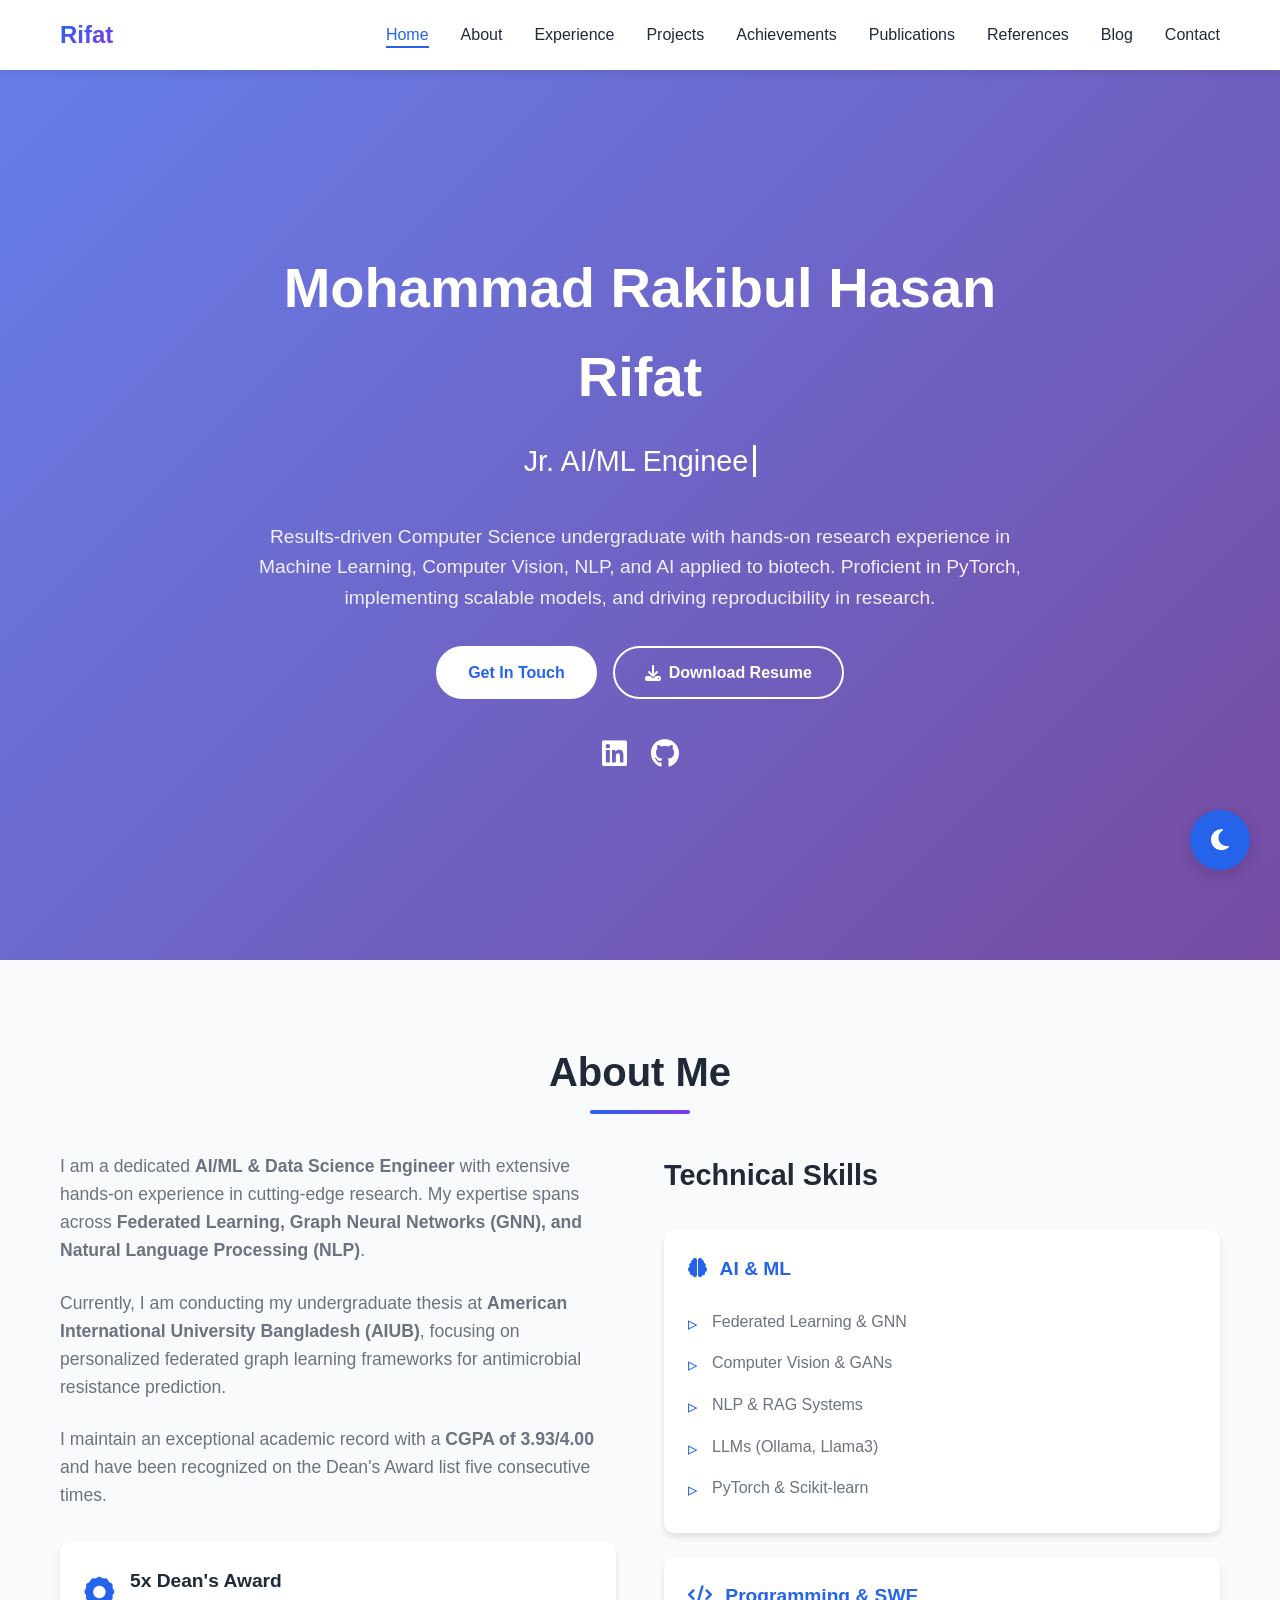
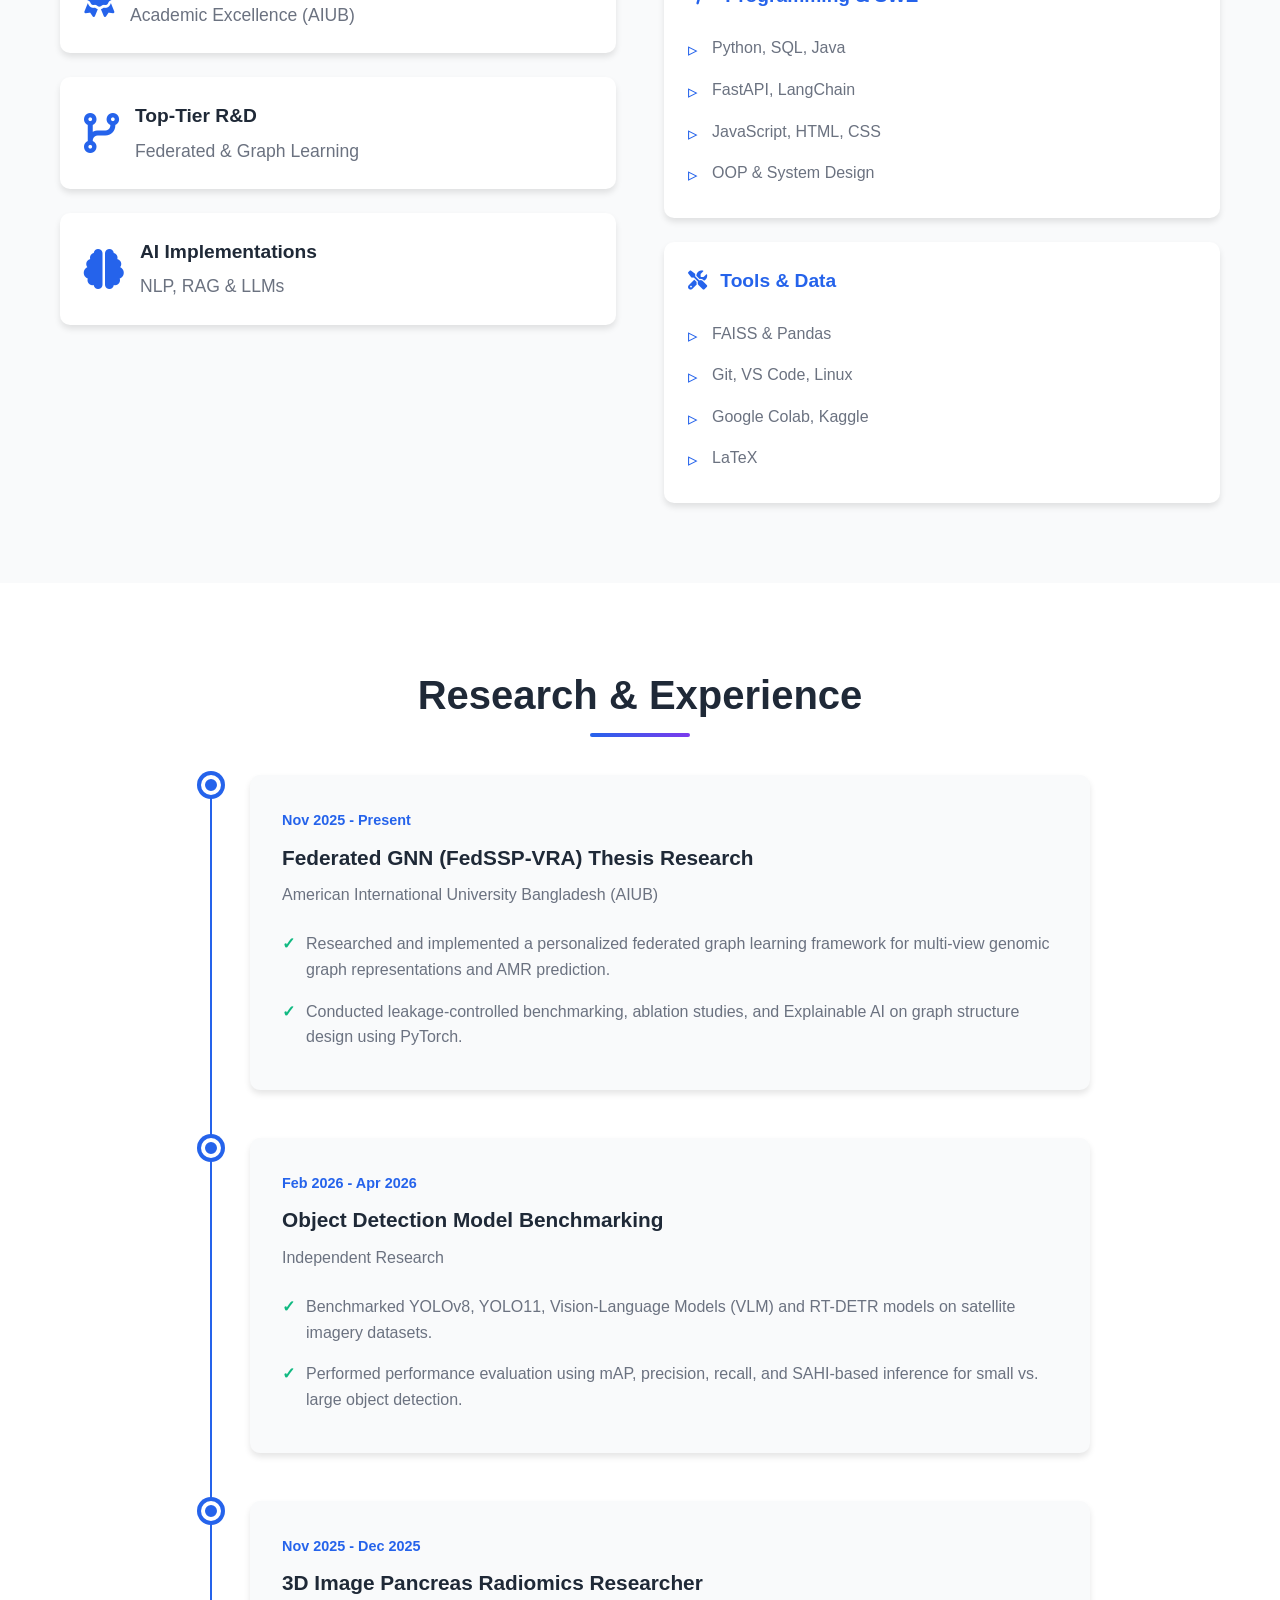
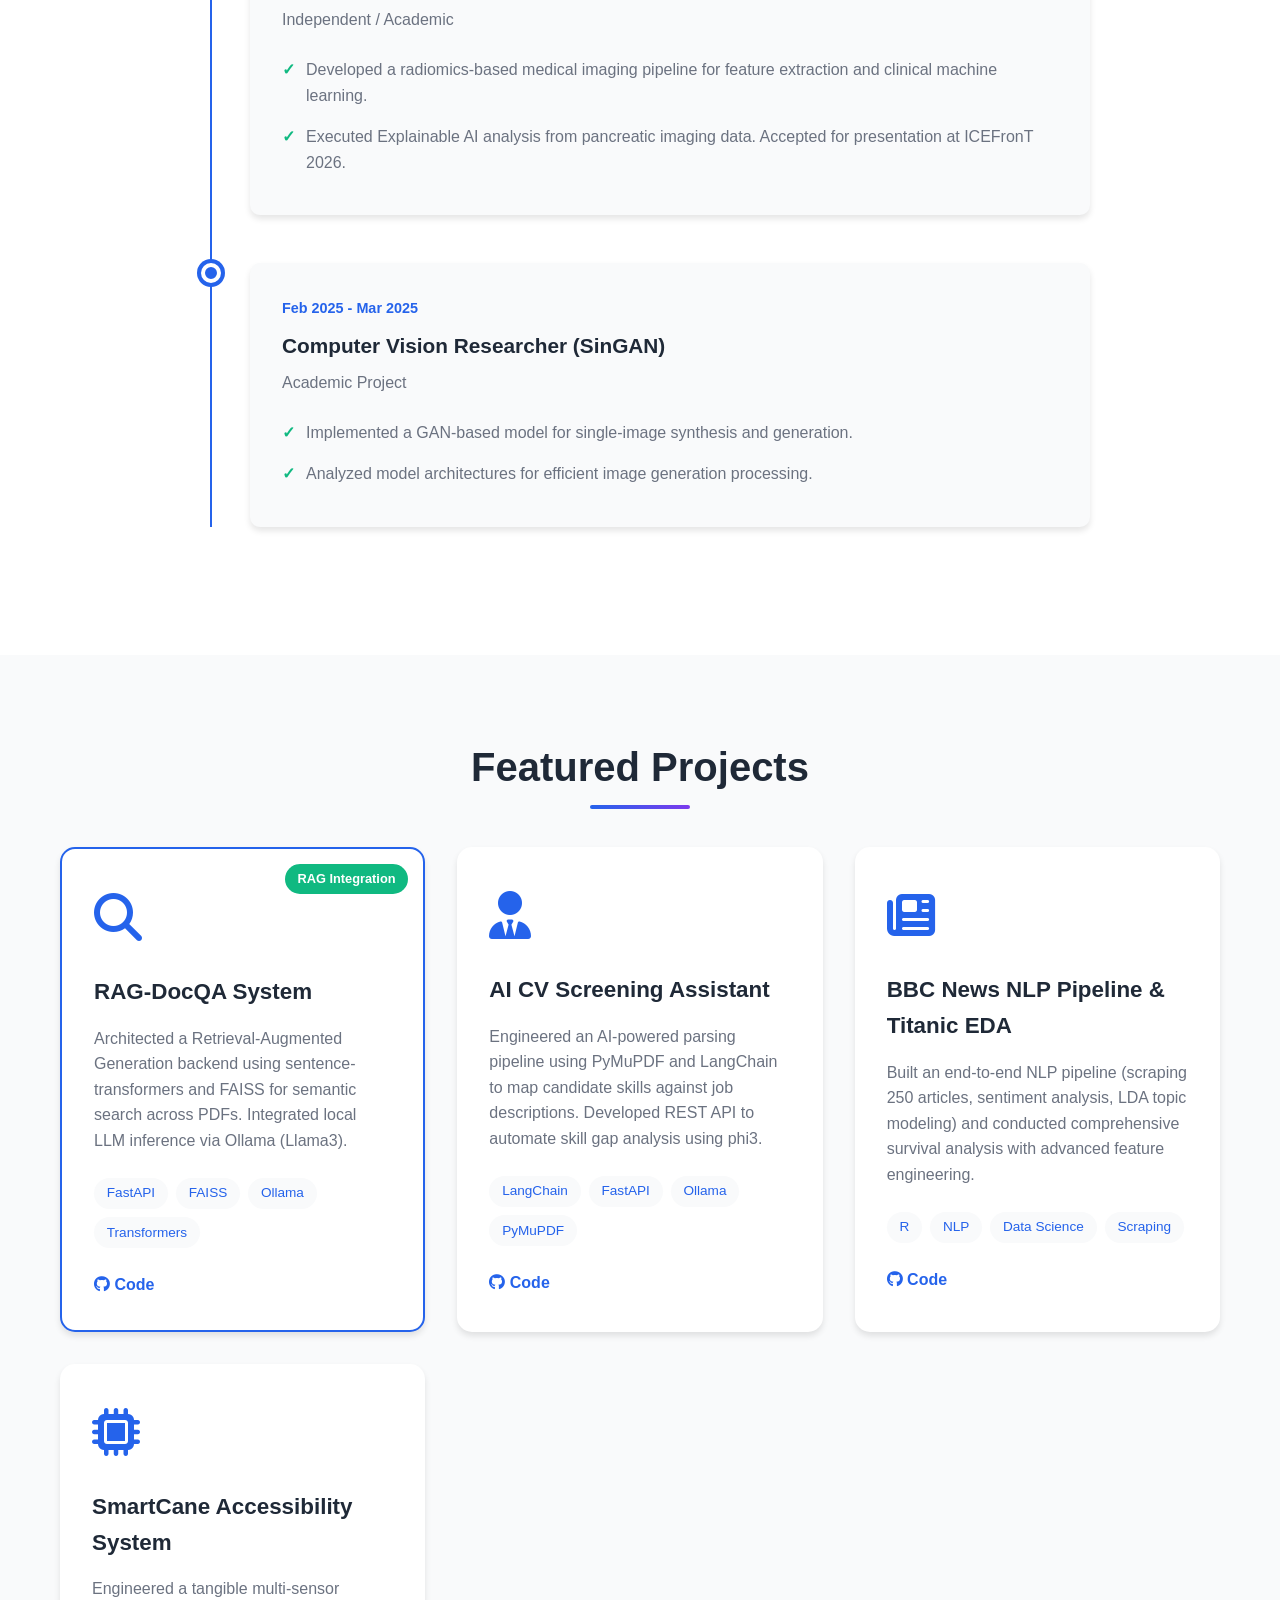
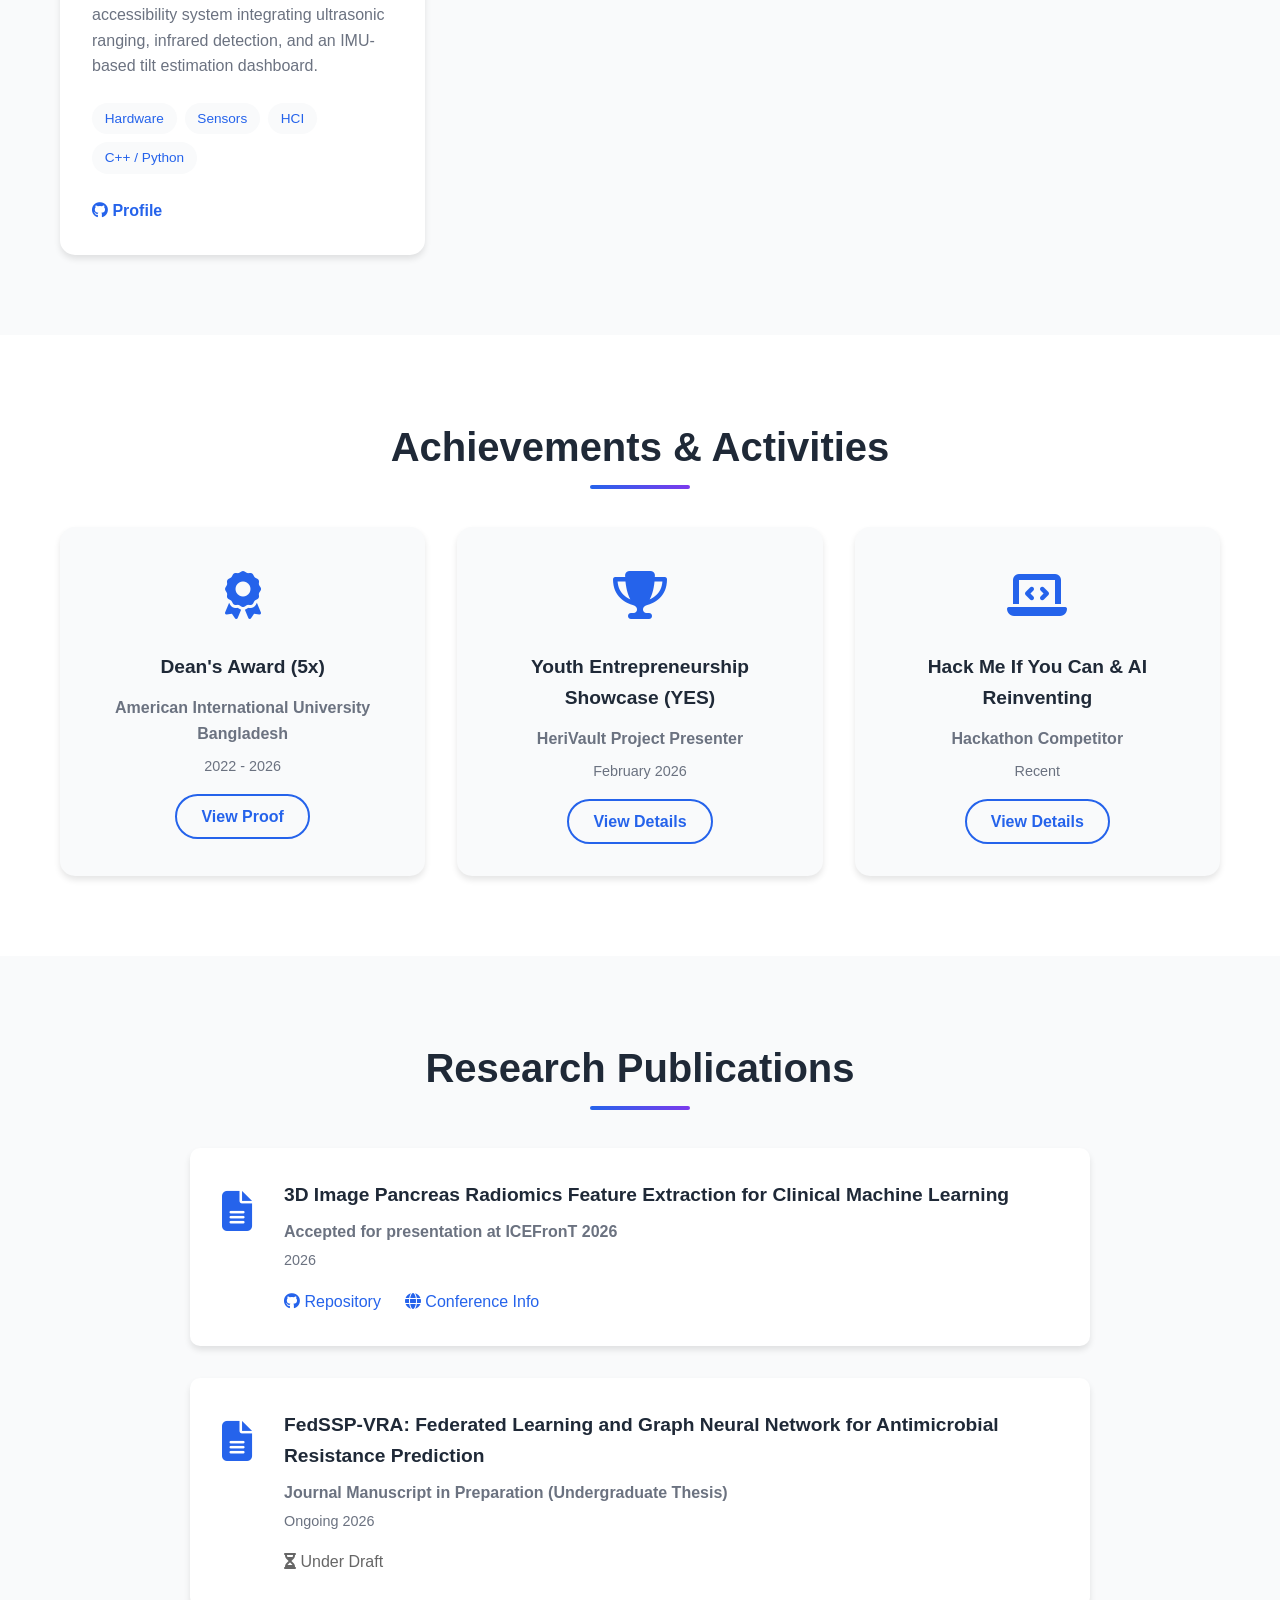
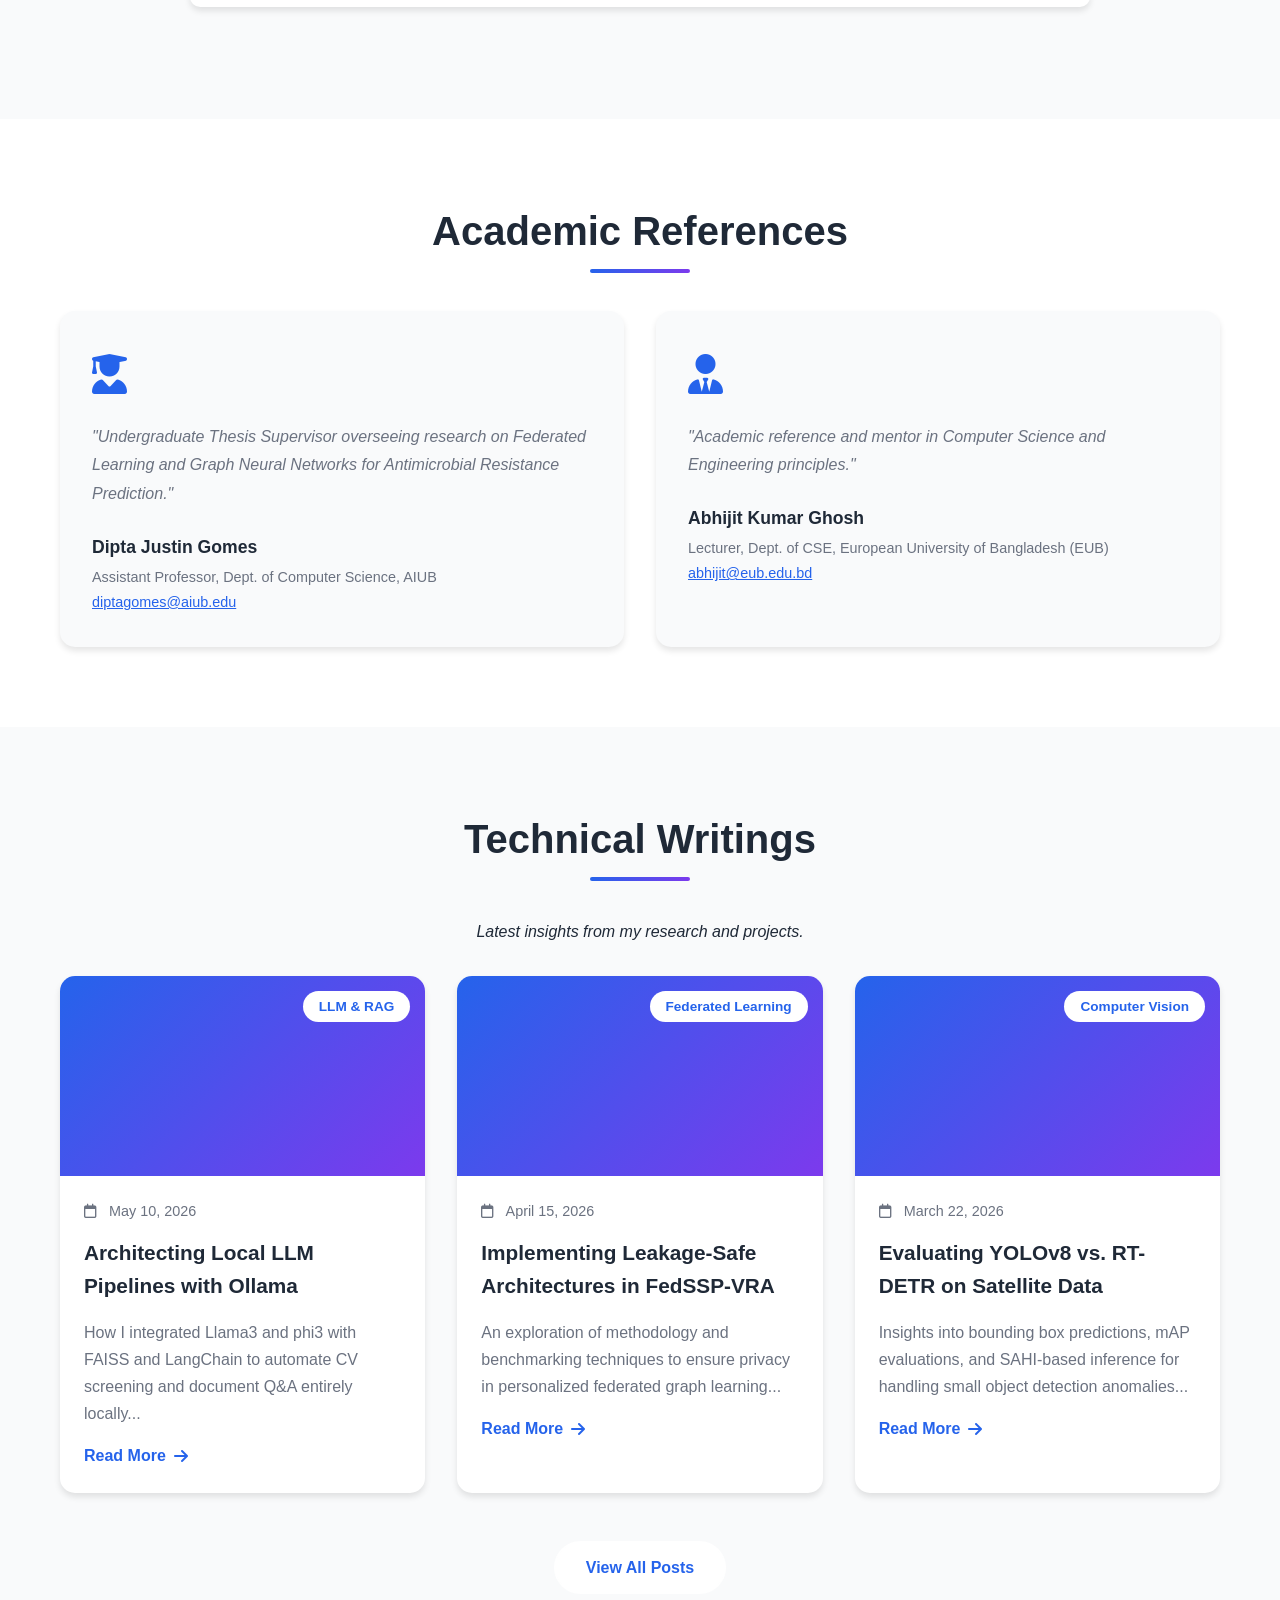
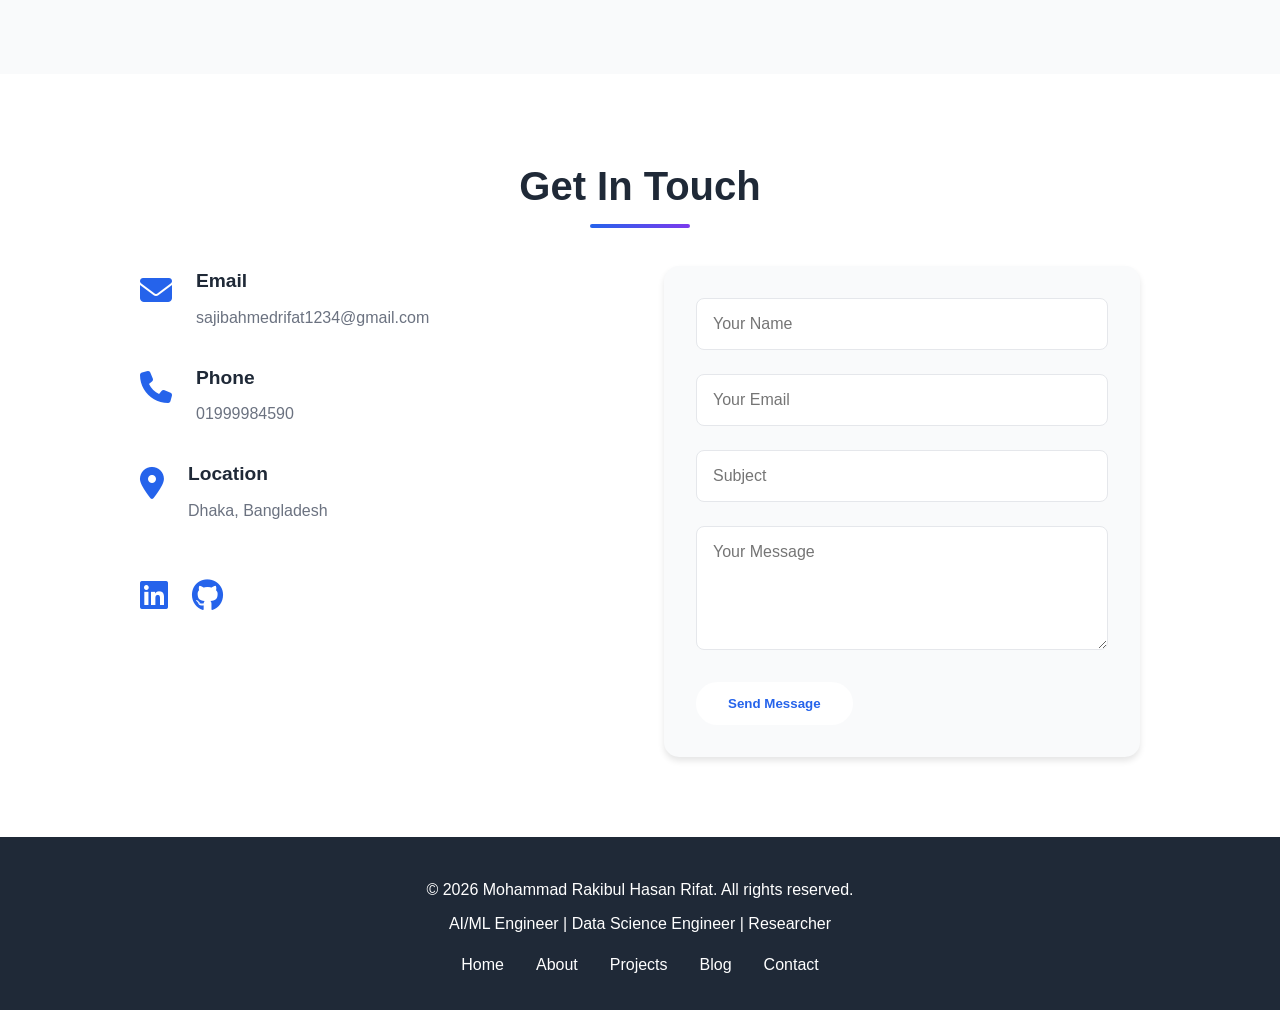
<file: index.html>
<!DOCTYPE html>
<html lang="en">
<head>
    <meta charset="UTF-8">
    <meta name="viewport" content="width=device-width, initial-scale=1.0">
    
    <title>Mohammad Rakibul Hasan Rifat | AI/ML & Data Science Engineer</title>
    <meta name="title" content="Mohammad Rakibul Hasan Rifat | AI/ML & Data Science Engineer">
    <meta name="description" content="Official portfolio of Mohammad Rakibul Hasan Rifat, an AI/ML and Data Science Engineer. Specializing in Federated Learning, NLP, and Computer Vision.">
    <!-- UPDATE THIS WITH YOUR LIVE URL -->
    <link rel="canonical" href="https://your-portfolio-url.github.io/" />

    <meta property="og:type" content="website">
    <!-- UPDATE THIS WITH YOUR LIVE URL -->
    <meta property="og:url" content="https://your-portfolio-url.github.io/">
    <meta property="og:title" content="Mohammad Rakibul Hasan Rifat | AI/ML & Data Science Engineer">
    <meta property="og:description" content="Specializing in Federated Learning, NLP, and Computer Vision. Check out my latest AI/ML research and projects.">
    <!-- UPDATE WITH YOUR ACTUAL IMAGE PREVIEW -->
    <meta property="og:image" content="https://your-portfolio-url.github.io/assets/images/portfolio-preview.jpg"> 
    <meta property="twitter:card" content="summary_large_image">
    <!-- UPDATE THIS WITH YOUR LIVE URL -->
    <meta property="twitter:url" content="https://your-portfolio-url.github.io/">
    <meta property="twitter:title" content="Mohammad Rakibul Hasan Rifat | AI/ML & Data Science Engineer">
    <meta property="twitter:description" content="Specializing in Federated Learning, NLP, and Computer Vision.">

    <link rel="stylesheet" href="style.css">
    <link rel="stylesheet" href="https://cdnjs.cloudflare.com/ajax/libs/font-awesome/6.4.0/css/all.min.css">
</head>
<body>
    <!-- Dark Mode Toggle -->
    <button class="dark-mode-toggle" id="darkModeToggle" aria-label="Toggle dark mode">
        <i class="fas fa-moon"></i>
    </button>

    <!-- Navigation -->
    <nav class="navbar">
        <div class="container">
            <div class="logo">Rifat</div>
            <ul class="nav-links">
                <li><a href="#home">Home</a></li>
                <li><a href="#about">About</a></li>
                <li><a href="#experience">Experience</a></li>
                <li><a href="#projects">Projects</a></li>
                <li><a href="#certifications">Achievements</a></li>
                <li><a href="#publications">Publications</a></li>
                <li><a href="#testimonials">References</a></li>
                <li><a href="#blog">Blog</a></li>
                <li><a href="#contact">Contact</a></li>
            </ul>
            <div class="burger">
                <div class="line1"></div>
                <div class="line2"></div>
                <div class="line3"></div>
            </div>
        </div>
    </nav>

    <!-- Hero Section -->
    <section id="home" class="hero">
        <div class="hero-content">
            <h1 class="hero-title">Mohammad Rakibul Hasan Rifat</h1>
            <div class="hero-subtitle">
                <span class="typing-text">AI/ML & Data Science Engineer</span>
            </div>
            <p class="hero-description">Results-driven Computer Science undergraduate with hands-on research experience in Machine Learning, Computer Vision, NLP, and AI applied to biotech. Proficient in PyTorch, implementing scalable models, and driving reproducibility in research.</p>
            <div class="hero-buttons">
                <a href="#contact" class="btn btn-primary">Get In Touch</a>
                <!-- UPDATE RESUME LINK HERE -->
                <a href="assets/Mohammad Rakibul Hasan Rifat.pdf" download class="btn btn-secondary">
                    <i class="fas fa-download"></i> Download Resume
                </a>
            </div>
            <div class="social-links">
                <a href="https://www.linkedin.com/in/mohammad-rakibul-hasan-rifat-923a14241/" target="_blank" aria-label="LinkedIn"><i class="fab fa-linkedin"></i></a>
                <a href="https://github.com/Rifat4018" target="_blank" aria-label="GitHub"><i class="fab fa-github"></i></a>
                <!-- I LEFT THESE COMMENTED OUT. IF YOU HAVE KAGGLE, SCHOLAR, OR RESEARCHGATE LINKS, ADD THEM AND UNCOMMENT -->
                <!-- <a href="https://www.kaggle.com/yourprofile" target="_blank" aria-label="Kaggle"><i class="fab fa-kaggle"></i></a> -->
                <!-- <a href="https://scholar.google.com/citations?user=yourid" target="_blank" aria-label="Google Scholar"><i class="fas fa-graduation-cap"></i></a> -->
                <!-- <a href="https://www.researchgate.net/profile/yourprofile" target="_blank" aria-label="ResearchGate"><i class="fab fa-researchgate"></i></a> -->
            </div>
        </div>
    </section>

    <!-- About Section -->
    <section id="about" class="about">
        <div class="container">
            <h2 class="section-title">About Me</h2>
            <div class="about-content">
                <div class="about-text">
                    <p>I am a dedicated <strong>AI/ML & Data Science Engineer</strong> with extensive hands-on experience in cutting-edge research. My expertise spans across <strong>Federated Learning, Graph Neural Networks (GNN), and Natural Language Processing (NLP)</strong>.</p>
                    <p>Currently, I am conducting my undergraduate thesis at <strong>American International University Bangladesh (AIUB)</strong>, focusing on personalized federated graph learning frameworks for antimicrobial resistance prediction.</p>
                    <p>I maintain an exceptional academic record with a <strong>CGPA of 3.93/4.00</strong> and have been recognized on the Dean's Award list five consecutive times.</p>

                    <div class="highlights">
                        <div class="highlight-item">
                            <i class="fas fa-award"></i>
                            <div>
                                <h3>5x Dean's Award</h3>
                                <p>Academic Excellence (AIUB)</p>
                            </div>
                        </div>
                        <div class="highlight-item">
                            <i class="fas fa-code-branch"></i>
                            <div>
                                <h3>Top-Tier R&D</h3>
                                <p>Federated & Graph Learning</p>
                            </div>
                        </div>
                        <div class="highlight-item">
                            <i class="fas fa-brain"></i>
                            <div>
                                <h3>AI Implementations</h3>
                                <p>NLP, RAG & LLMs</p>
                            </div>
                        </div>
                    </div>
                </div>
                <div class="skills-section">
                    <h3>Technical Skills</h3>
                    <div class="skills-grid">
                        <div class="skill-category">
                            <h4><i class="fas fa-brain"></i> AI & ML</h4>
                            <ul>
                                <li>Federated Learning & GNN</li>
                                <li>Computer Vision & GANs</li>
                                <li>NLP & RAG Systems</li>
                                <li>LLMs (Ollama, Llama3)</li>
                                <li>PyTorch & Scikit-learn</li>
                            </ul>
                        </div>
                        <div class="skill-category">
                            <h4><i class="fas fa-code"></i> Programming & SWE</h4>
                            <ul>
                                <li>Python, SQL, Java</li>
                                <li>FastAPI, LangChain</li>
                                <li>JavaScript, HTML, CSS</li>
                                <li>OOP & System Design</li>
                            </ul>
                        </div>
                        <div class="skill-category">
                            <h4><i class="fas fa-tools"></i> Tools & Data</h4>
                            <ul>
                                <li>FAISS & Pandas</li>
                                <li>Git, VS Code, Linux</li>
                                <li>Google Colab, Kaggle</li>
                                <li>LaTeX</li>
                            </ul>
                        </div>
                    </div>
                </div>
            </div>
        </div>
    </section>

    <!-- Experience Section -->
    <section id="experience" class="experience">
        <div class="container">
            <h2 class="section-title">Research & Experience</h2>
            <div class="timeline">
                <div class="timeline-item">
                    <div class="timeline-marker"></div>
                    <div class="timeline-content">
                        <span class="timeline-date">Nov 2025 - Present</span>
                        <h3>Federated GNN (FedSSP-VRA) Thesis Research</h3>
                        <h4>American International University Bangladesh (AIUB)</h4>
                        <ul>
                            <li>Researched and implemented a personalized federated graph learning framework for multi-view genomic graph representations and AMR prediction.</li>
                            <li>Conducted leakage-controlled benchmarking, ablation studies, and Explainable AI on graph structure design using PyTorch.</li>
                        </ul>
                    </div>
                </div>

                <div class="timeline-item">
                    <div class="timeline-marker"></div>
                    <div class="timeline-content">
                        <span class="timeline-date">Feb 2026 - Apr 2026</span>
                        <h3>Object Detection Model Benchmarking</h3>
                        <h4>Independent Research</h4>
                        <ul>
                            <li>Benchmarked YOLOv8, YOLO11, Vision-Language Models (VLM) and RT-DETR models on satellite imagery datasets.</li>
                            <li>Performed performance evaluation using mAP, precision, recall, and SAHI-based inference for small vs. large object detection.</li>
                        </ul>
                    </div>
                </div>

                <div class="timeline-item">
                    <div class="timeline-marker"></div>
                    <div class="timeline-content">
                        <span class="timeline-date">Nov 2025 - Dec 2025</span>
                        <h3>3D Image Pancreas Radiomics Researcher</h3>
                        <h4>Independent / Academic</h4>
                        <ul>
                            <li>Developed a radiomics-based medical imaging pipeline for feature extraction and clinical machine learning.</li>
                            <li>Executed Explainable AI analysis from pancreatic imaging data. Accepted for presentation at ICEFronT 2026.</li>
                        </ul>
                    </div>
                </div>

                <div class="timeline-item">
                    <div class="timeline-marker"></div>
                    <div class="timeline-content">
                        <span class="timeline-date">Feb 2025 - Mar 2025</span>
                        <h3>Computer Vision Researcher (SinGAN)</h3>
                        <h4>Academic Project</h4>
                        <ul>
                            <li>Implemented a GAN-based model for single-image synthesis and generation.</li>
                            <li>Analyzed model architectures for efficient image generation processing.</li>
                        </ul>
                    </div>
                </div>
            </div>
        </div>
    </section>

    <!-- Projects Section -->
    <section id="projects" class="projects">
        <div class="container">
            <h2 class="section-title">Featured Projects</h2>
            <div class="projects-grid">
                <div class="project-card featured">
                    <div class="badge">RAG Integration</div>
                    <div class="project-icon"><i class="fas fa-search"></i></div>
                    <h3>RAG-DocQA System</h3>
                    <p>Architected a Retrieval-Augmented Generation backend using sentence-transformers and FAISS for semantic search across PDFs. Integrated local LLM inference via Ollama (Llama3).</p>
                    <div class="project-tech">
                        <span>FastAPI</span>
                        <span>FAISS</span>
                        <span>Ollama</span>
                        <span>Transformers</span>
                    </div>
                    <div class="project-links">
                        <a href="https://github.com/Rifat4018/RAG-DocQA" class="project-link" target="_blank"><i class="fab fa-github"></i> Code</a>
                    </div>
                </div>

                <div class="project-card">
                    <div class="project-icon"><i class="fas fa-user-tie"></i></div>
                    <h3>AI CV Screening Assistant</h3>
                    <p>Engineered an AI-powered parsing pipeline using PyMuPDF and LangChain to map candidate skills against job descriptions. Developed REST API to automate skill gap analysis using phi3.</p>
                    <div class="project-tech">
                        <span>LangChain</span>
                        <span>FastAPI</span>
                        <span>Ollama</span>
                        <span>PyMuPDF</span>
                    </div>
                    <div class="project-links">
                        <a href="https://github.com/Rifat4018/Job-Matching-CV-Screening-Assistant" class="project-link" target="_blank"><i class="fab fa-github"></i> Code</a>
                    </div>
                </div>

                <div class="project-card">
                    <div class="project-icon"><i class="fas fa-newspaper"></i></div>
                    <h3>BBC News NLP Pipeline & Titanic EDA</h3>
                    <p>Built an end-to-end NLP pipeline (scraping 250 articles, sentiment analysis, LDA topic modeling) and conducted comprehensive survival analysis with advanced feature engineering.</p>
                    <div class="project-tech">
                        <span>R</span>
                        <span>NLP</span>
                        <span>Data Science</span>
                        <span>Scraping</span>
                    </div>
                    <div class="project-links">
                        <a href="https://github.com/Rifat4018/Data-science" class="project-link" target="_blank"><i class="fab fa-github"></i> Code</a>
                    </div>
                </div>

                <div class="project-card">
                    <div class="project-icon"><i class="fas fa-microchip"></i></div>
                    <h3>SmartCane Accessibility System</h3>
                    <p>Engineered a tangible multi-sensor accessibility system integrating ultrasonic ranging, infrared detection, and an IMU-based tilt estimation dashboard.</p>
                    <div class="project-tech">
                        <span>Hardware</span>
                        <span>Sensors</span>
                        <span>HCI</span>
                        <span>C++ / Python</span>
                    </div>
                    <!-- UPDATE WITH REPO IF AVAILABLE -->
                    <div class="project-links">
                        <a href="https://github.com/Rifat4018" class="project-link" target="_blank"><i class="fab fa-github"></i> Profile</a>
                    </div>
                </div>
            </div>
        </div>
    </section>

    <!-- Certifications Section (Adapted to Achievements) -->
    <section id="certifications" class="certifications">
        <div class="container">
            <h2 class="section-title">Achievements & Activities</h2>
            <div class="certifications-grid">
                <div class="cert-card">
                    <div class="cert-icon"><i class="fas fa-award"></i></div>
                    <h3>Dean's Award (5x)</h3>
                    <p class="cert-issuer">American International University Bangladesh</p>
                    <p class="cert-date">2022 - 2026</p>
                    <a href="https://drive.google.com/file/d/1TI4hQU8dIwxWPC4xhD08dtJr7-CiQs4y/view?usp=drive_link" target="_blank" class="cert-link">View Proof</a>
                </div>

                <div class="cert-card">
                    <div class="cert-icon"><i class="fas fa-trophy"></i></div>
                    <h3>Youth Entrepreneurship Showcase (YES)</h3>
                    <p class="cert-issuer">HeriVault Project Presenter</p>
                    <p class="cert-date">February 2026</p>
                    <!-- UPDATE WITH CERTIFICATE IF AVAILABLE -->
                    <a href="#" class="cert-link">View Details</a>
                </div>

                <div class="cert-card">
                    <div class="cert-icon"><i class="fas fa-laptop-code"></i></div>
                    <h3>Hack Me If You Can & AI Reinventing</h3>
                    <p class="cert-issuer">Hackathon Competitor</p>
                    <p class="cert-date">Recent</p>
                    <!-- UPDATE WITH CERTIFICATE IF AVAILABLE -->
                    <a href="#" class="cert-link">View Details</a>
                </div>
            </div>
        </div>
    </section>

    <!-- Publications Section -->
    <section id="publications" class="publications">
        <div class="container">
            <h2 class="section-title">Research Publications</h2>
            <div class="publications-list">
                <div class="publication-item">
                    <div class="publication-icon"><i class="fas fa-file-alt"></i></div>
                    <div class="publication-content">
                        <h3>3D Image Pancreas Radiomics Feature Extraction for Clinical Machine Learning</h3>
                        <p class="publication-venue">Accepted for presentation at ICEFronT 2026</p>
                        <p class="publication-date">2026</p>
                        <div class="publication-links">
                            <!-- UPDATE WITH DOI OR PAPER LINK ONCE PUBLISHED -->
                            <a href="https://github.com/Rifat4018/pancreas-radiomics-burden-leaksafe" target="_blank"><i class="fab fa-github"></i> Repository</a>
                            <a href="https://icefront.mbstu.ac.bd/" target="_blank"><i class="fas fa-globe"></i> Conference Info</a>
                        </div>
                    </div>
                </div>

                <div class="publication-item">
                    <div class="publication-icon"><i class="fas fa-file-alt"></i></div>
                    <div class="publication-content">
                        <h3>FedSSP-VRA: Federated Learning and Graph Neural Network for Antimicrobial Resistance Prediction</h3>
                        <p class="publication-venue">Journal Manuscript in Preparation (Undergraduate Thesis)</p>
                        <p class="publication-date">Ongoing 2026</p>
                        <div class="publication-links">
                            <span style="color: #666;"><i class="fas fa-hourglass-half"></i> Under Draft</span>
                        </div>
                    </div>
                </div>
            </div>
        </div>
    </section>

    <!-- Testimonials Section (Adapted to Academic References) -->
    <section id="testimonials" class="testimonials">
        <div class="container">
            <h2 class="section-title">Academic References</h2>
            <div class="testimonials-grid">
                <div class="testimonial-card">
                    <div class="testimonial-icon"><i class="fas fa-user-graduate"></i></div>
                    <p class="testimonial-text">"Undergraduate Thesis Supervisor overseeing research on Federated Learning and Graph Neural Networks for Antimicrobial Resistance Prediction."</p>
                    <div class="testimonial-author">
                        <div class="author-info">
                            <h4>Dipta Justin Gomes</h4>
                            <p>Assistant Professor, Dept. of Computer Science, AIUB</p>
                            <a href="mailto:diptagomes@aiub.edu" style="font-size: 0.9em; color: var(--primary-color);">diptagomes@aiub.edu</a>
                        </div>
                    </div>
                </div>

                <div class="testimonial-card">
                    <div class="testimonial-icon"><i class="fas fa-user-tie"></i></div>
                    <p class="testimonial-text">"Academic reference and mentor in Computer Science and Engineering principles."</p>
                    <div class="testimonial-author">
                        <div class="author-info">
                            <h4>Abhijit Kumar Ghosh</h4>
                            <p>Lecturer, Dept. of CSE, European University of Bangladesh (EUB)</p>
                            <a href="mailto:abhijit@eub.edu.bd" style="font-size: 0.9em; color: var(--primary-color);">abhijit@eub.edu.bd</a>
                        </div>
                    </div>
                </div>
            </div>
        </div>
    </section>

    <!-- Blog Section -->
    <section id="blog" class="blog">
        <div class="container">
            <h2 class="section-title">Technical Writings</h2>
            <p style="text-align: center; margin-bottom: 2rem;"><em>Latest insights from my research and projects.</em></p>
            <div class="blog-grid">
                
                <div class="blog-card">
                    <div class="blog-image">
                        <div class="blog-category">LLM & RAG</div>
                    </div>
                    <div class="blog-content">
                        <span class="blog-date"><i class="far fa-calendar"></i> May 10, 2026</span>
                        <h3>Architecting Local LLM Pipelines with Ollama</h3>
                        <p>How I integrated Llama3 and phi3 with FAISS and LangChain to automate CV screening and document Q&A entirely locally...</p>
                        <a href="blog.html#post-llm-rag" class="blog-link">Read More <i class="fas fa-arrow-right"></i></a>
                    </div>
                </div>

                <div class="blog-card">
                    <div class="blog-image">
                        <div class="blog-category">Federated Learning</div>
                    </div>
                    <div class="blog-content">
                        <span class="blog-date"><i class="far fa-calendar"></i> April 15, 2026</span>
                        <h3>Implementing Leakage-Safe Architectures in FedSSP-VRA</h3>
                        <p>An exploration of methodology and benchmarking techniques to ensure privacy in personalized federated graph learning...</p>
                        <a href="blog.html#post-fedssp" class="blog-link">Read More <i class="fas fa-arrow-right"></i></a>
                    </div>
                </div>

                <div class="blog-card">
                    <div class="blog-image">
                        <div class="blog-category">Computer Vision</div>
                    </div>
                    <div class="blog-content">
                        <span class="blog-date"><i class="far fa-calendar"></i> March 22, 2026</span>
                        <h3>Evaluating YOLOv8 vs. RT-DETR on Satellite Data</h3>
                        <p>Insights into bounding box predictions, mAP evaluations, and SAHI-based inference for handling small object detection anomalies...</p>
                        <a href="blog.html#post-cv-benchmarking" class="blog-link">Read More <i class="fas fa-arrow-right"></i></a>
                    </div>
                </div>

            </div>
            
            <div class="blog-cta" style="text-align: center; margin-top: 2rem;">
                <a href="blog.html" class="btn btn-primary">View All Posts</a>
            </div>
        </div>
    </section>



    <!-- Contact Section -->
    <section id="contact" class="contact">
        <div class="container">
            <h2 class="section-title">Get In Touch</h2>
            <div class="contact-content">
                <div class="contact-info">
                    <div class="contact-item">
                        <i class="fas fa-envelope"></i>
                        <div>
                            <h3>Email</h3>
                            <a href="mailto:sajibahmedrifat1234@gmail.com">sajibahmedrifat1234@gmail.com</a>
                        </div>
                    </div>
                    <div class="contact-item">
                        <i class="fas fa-phone"></i>
                        <div>
                            <h3>Phone</h3>
                            <a href="tel:+8801999984590">01999984590</a>
                        </div>
                    </div>
                    <div class="contact-item">
                        <i class="fas fa-map-marker-alt"></i>
                        <div>
                            <h3>Location</h3>
                            <p>Dhaka, Bangladesh</p>
                        </div>
                    </div>
                    <div class="contact-social">
                        <a href="https://www.linkedin.com/in/mohammad-rakibul-hasan-rifat-923a14241/" target="_blank"><i class="fab fa-linkedin"></i></a>
                        <a href="https://github.com/Rifat4018" target="_blank"><i class="fab fa-github"></i></a>
                        <!-- UNCOMMENT IF YOU HAVE THESE -->
                        <!-- <a href="#" target="_blank"><i class="fab fa-kaggle"></i></a> -->
                        <!-- <a href="#" target="_blank"><i class="fas fa-graduation-cap"></i></a> -->
                    </div>
                </div>
                <div class="contact-form">
                    <form name="contact" method="POST" action="thank-you.html" data-netlify="true" data-netlify-honeypot="bot-field" id="contactForm">
                        <!-- Hidden field for Netlify -->
                        <input type="hidden" name="form-name" value="contact" />
                        <!-- Honeypot field -->
                        <p style="display: none;">
                            <label>Don't fill this out if you're human: <input name="bot-field" /></label>
                        </p>

                        <div class="form-group">
                            <input type="text" name="name" placeholder="Your Name" required>
                        </div>
                        <div class="form-group">
                            <input type="email" name="email" placeholder="Your Email" required>
                        </div>
                        <div class="form-group">
                            <input type="text" name="subject" placeholder="Subject" required>
                        </div>
                        <div class="form-group">
                            <textarea rows="5" name="message" placeholder="Your Message" required></textarea>
                        </div>
                        <button type="submit" class="btn btn-primary">Send Message</button>
                    </form>
                </div>
            </div>
        </div>
    </section>




    <!-- Footer -->
    <footer class="footer">
        <div class="container">
            <p>&copy; 2026 Mohammad Rakibul Hasan Rifat. All rights reserved.</p>
            <p>AI/ML Engineer | Data Science Engineer | Researcher</p>
            <div class="footer-links">
                <a href="#home">Home</a>
                <a href="#about">About</a>
                <a href="#projects">Projects</a>
                <a href="#blog">Blog</a>
                <a href="#contact">Contact</a>
            </div>
        </div>
    </footer>




    <script src="script.js"></script>
</body>
</html>
</file>
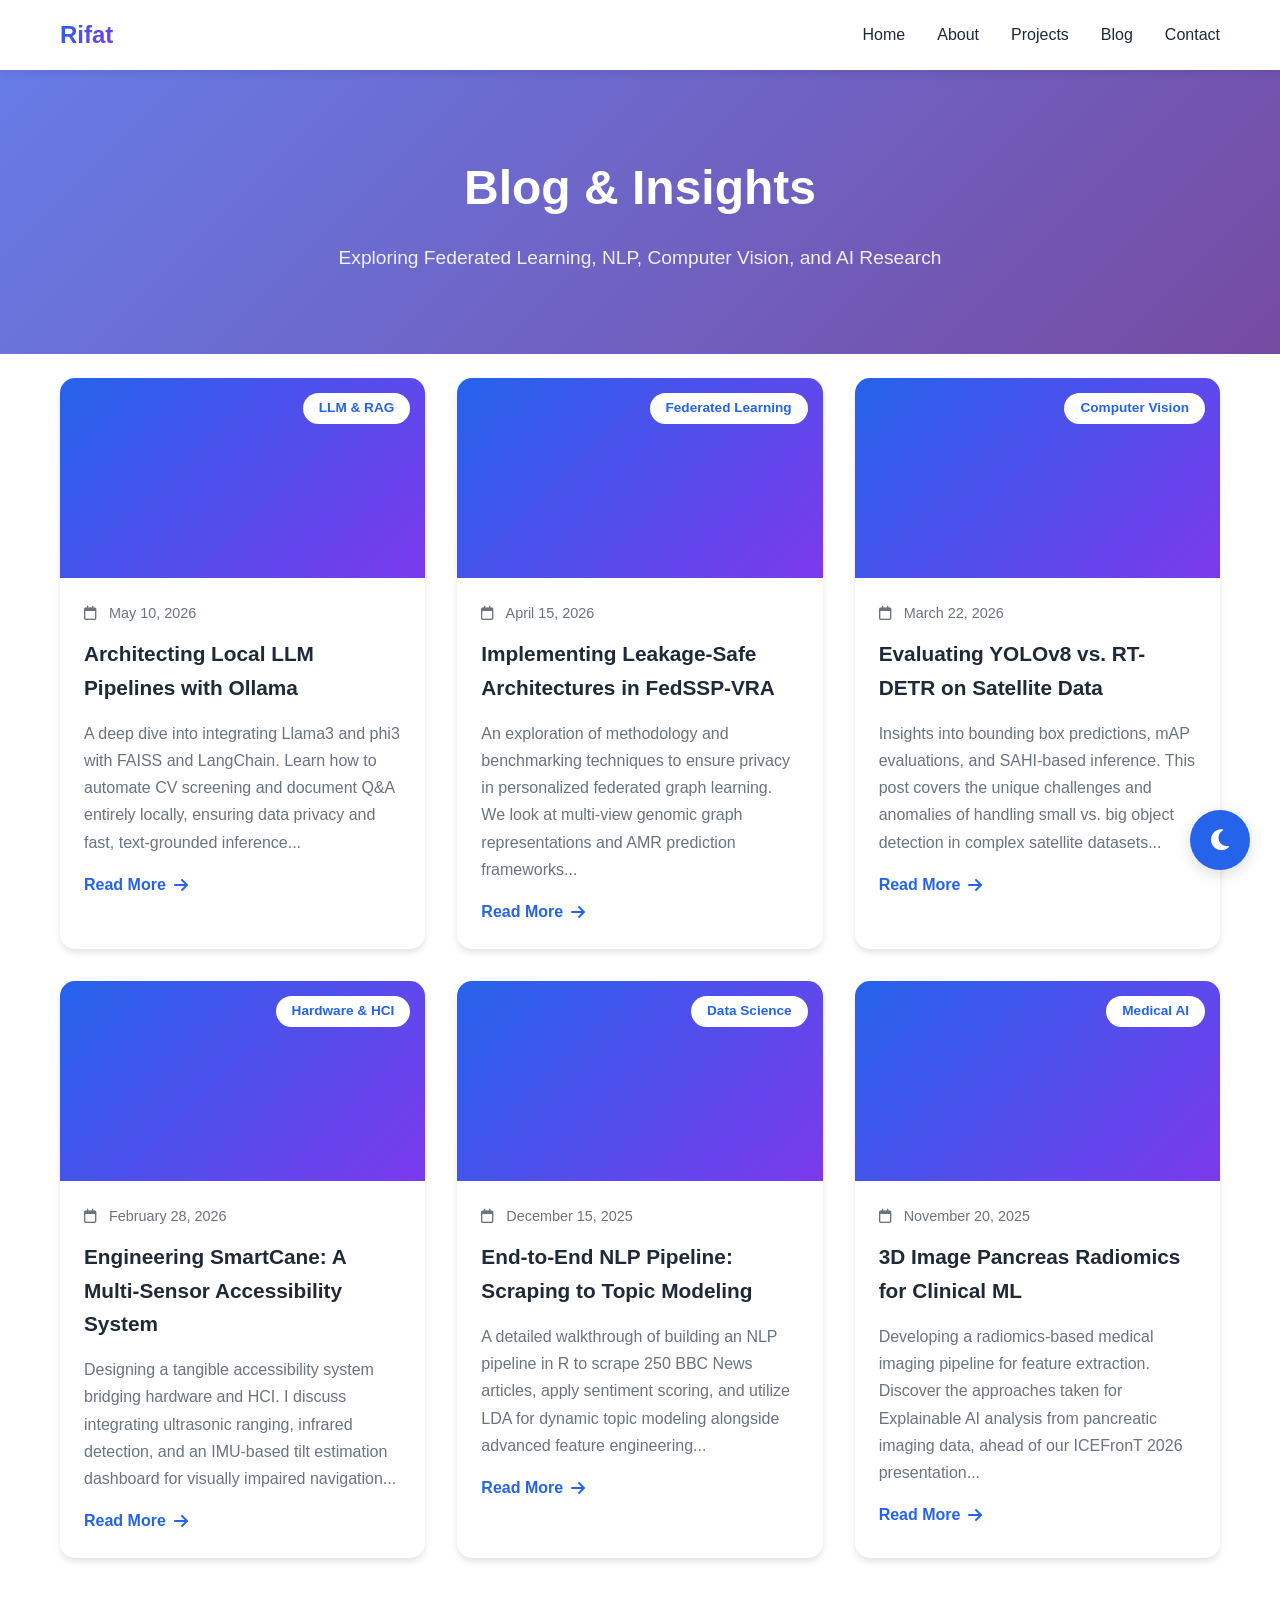
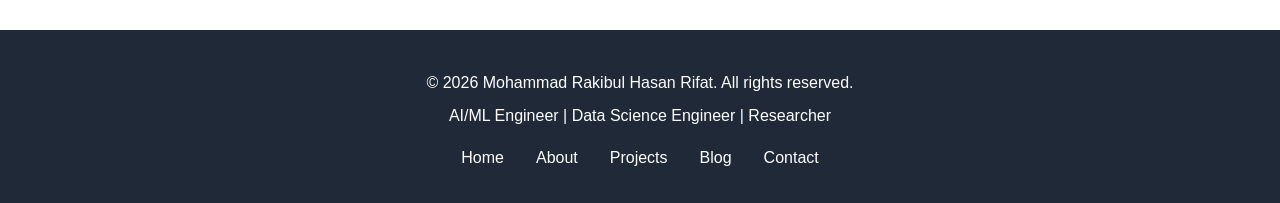
<file: blog.html>
<!DOCTYPE html>
<html lang="en">
<head>
    <meta charset="UTF-8">
    <meta name="viewport" content="width=device-width, initial-scale=1.0">
    <meta name="description" content="Blog - Insights on Machine Learning, Federated Learning, and AI by Mohammad Rakibul Hasan Rifat">
    <title>Blog | Mohammad Rakibul Hasan Rifat</title>
    <link rel="stylesheet" href="style.css">
    <link rel="stylesheet" href="https://cdnjs.cloudflare.com/ajax/libs/font-awesome/6.4.0/css/all.min.css">
    <style>
        .blog-hero {
            padding: 150px 0 80px;
            background: linear-gradient(135deg, #667eea 0%, #764ba2 100%);
            color: white;
            text-align: center;
        }
        .blog-hero h1 {
            font-size: 3rem;
            margin-bottom: 1rem;
        }
        .blog-hero p {
            font-size: 1.2rem;
            opacity: 0.9;
        }
        .blog-post-full {
            max-width: 800px;
            margin: 0 auto;
            padding: 3rem 1rem;
        }
        .blog-post-full h2 {
            color: var(--text-primary);
            margin-top: 2rem;
            margin-bottom: 1rem;
        }
        .blog-post-full p {
            color: var(--text-secondary);
            line-height: 1.8;
            margin-bottom: 1.5rem;
        }
        .blog-post-full code {
            background: var(--bg-light);
            padding: 2px 6px;
            border-radius: 4px;
            font-family: 'Courier New', monospace;
        }
        .blog-post-full pre {
            background: var(--bg-light);
            padding: 1.5rem;
            border-radius: 8px;
            overflow-x: auto;
            margin: 1.5rem 0;
        }
        .blog-post-meta {
            display: flex;
            gap: 2rem;
            margin-bottom: 2rem;
            color: var(--text-secondary);
        }
        .back-link {
            display: inline-flex;
            align-items: center;
            gap: 0.5rem;
            color: var(--primary-color);
            text-decoration: none;
            font-weight: 600;
            margin-bottom: 2rem;
        }
        .back-link:hover {
            gap: 1rem;
        }
    </style>
</head>
<body>
    <!-- Dark Mode Toggle -->
    <button class="dark-mode-toggle" id="darkModeToggle" aria-label="Toggle dark mode">
        <i class="fas fa-moon"></i>
    </button>

    <!-- Navigation -->
    <nav class="navbar">
        <div class="container">
            <div class="logo">Rifat</div>
            <ul class="nav-links">
                <li><a href="index.html#home">Home</a></li>
                <li><a href="index.html#about">About</a></li>
                <li><a href="index.html#projects">Projects</a></li>
                <li><a href="blog.html">Blog</a></li>
                <li><a href="index.html#contact">Contact</a></li>
            </ul>
            <div class="burger">
                <div class="line1"></div>
                <div class="line2"></div>
                <div class="line3"></div>
            </div>
        </div>
    </nav>

    <!-- Blog Hero -->
    <section class="blog-hero">
        <div class="container">
            <h1>Blog & Insights</h1>
            <p>Exploring Federated Learning, NLP, Computer Vision, and AI Research</p>
        </div>
    </section>

    <!-- Blog Content -->
    <section class="blog-content">
        <div class="container">
            <div id="blog-list" class="blog-grid">
                <!-- Blog posts will be loaded here -->
                
                <div class="blog-card">
                    <div class="blog-image">
                        <div class="blog-category">LLM & RAG</div>
                    </div>
                    <div class="blog-content">
                        <span class="blog-date"><i class="far fa-calendar"></i> May 10, 2026</span>
                        <h3>Architecting Local LLM Pipelines with Ollama</h3>
                        <p>A deep dive into integrating Llama3 and phi3 with FAISS and LangChain. Learn how to automate CV screening and document Q&A entirely locally, ensuring data privacy and fast, text-grounded inference...</p>
                        <a href="#post-llm-rag" class="blog-link">Read More <i class="fas fa-arrow-right"></i></a>
                    </div>
                </div>

                <div class="blog-card">
                    <div class="blog-image">
                        <div class="blog-category">Federated Learning</div>
                    </div>
                    <div class="blog-content">
                        <span class="blog-date"><i class="far fa-calendar"></i> April 15, 2026</span>
                        <h3>Implementing Leakage-Safe Architectures in FedSSP-VRA</h3>
                        <p>An exploration of methodology and benchmarking techniques to ensure privacy in personalized federated graph learning. We look at multi-view genomic graph representations and AMR prediction frameworks...</p>
                        <a href="#post-fedssp" class="blog-link">Read More <i class="fas fa-arrow-right"></i></a>
                    </div>
                </div>

                <div class="blog-card">
                    <div class="blog-image">
                        <div class="blog-category">Computer Vision</div>
                    </div>
                    <div class="blog-content">
                        <span class="blog-date"><i class="far fa-calendar"></i> March 22, 2026</span>
                        <h3>Evaluating YOLOv8 vs. RT-DETR on Satellite Data</h3>
                        <p>Insights into bounding box predictions, mAP evaluations, and SAHI-based inference. This post covers the unique challenges and anomalies of handling small vs. big object detection in complex satellite datasets...</p>
                        <a href="#post-cv-benchmarking" class="blog-link">Read More <i class="fas fa-arrow-right"></i></a>
                    </div>
                </div>

                <div class="blog-card">
                    <div class="blog-image">
                        <div class="blog-category">Hardware & HCI</div>
                    </div>
                    <div class="blog-content">
                        <span class="blog-date"><i class="far fa-calendar"></i> February 28, 2026</span>
                        <h3>Engineering SmartCane: A Multi-Sensor Accessibility System</h3>
                        <p>Designing a tangible accessibility system bridging hardware and HCI. I discuss integrating ultrasonic ranging, infrared detection, and an IMU-based tilt estimation dashboard for visually impaired navigation...</p>
                        <a href="#post-smartcane" class="blog-link">Read More <i class="fas fa-arrow-right"></i></a>
                    </div>
                </div>

                <div class="blog-card">
                    <div class="blog-image">
                        <div class="blog-category">Data Science</div>
                    </div>
                    <div class="blog-content">
                        <span class="blog-date"><i class="far fa-calendar"></i> December 15, 2025</span>
                        <h3>End-to-End NLP Pipeline: Scraping to Topic Modeling</h3>
                        <p>A detailed walkthrough of building an NLP pipeline in R to scrape 250 BBC News articles, apply sentiment scoring, and utilize LDA for dynamic topic modeling alongside advanced feature engineering...</p>
                        <a href="#post-nlp-pipeline" class="blog-link">Read More <i class="fas fa-arrow-right"></i></a>
                    </div>
                </div>

                <div class="blog-card">
                    <div class="blog-image">
                        <div class="blog-category">Medical AI</div>
                    </div>
                    <div class="blog-content">
                        <span class="blog-date"><i class="far fa-calendar"></i> November 20, 2025</span>
                        <h3>3D Image Pancreas Radiomics for Clinical ML</h3>
                        <p>Developing a radiomics-based medical imaging pipeline for feature extraction. Discover the approaches taken for Explainable AI analysis from pancreatic imaging data, ahead of our ICEFronT 2026 presentation...</p>
                        <a href="#post-radiomics" class="blog-link">Read More <i class="fas fa-arrow-right"></i></a>
                    </div>
                </div>
            </div>
        </div>
    </section>

    <!-- Footer -->
    <footer class="footer">
        <div class="container">
            <p>&copy; 2026 Mohammad Rakibul Hasan Rifat. All rights reserved.</p>
            <p>AI/ML Engineer | Data Science Engineer | Researcher</p>
            <div class="footer-links">
                <a href="index.html#home">Home</a>
                <a href="index.html#about">About</a>
                <a href="index.html#projects">Projects</a>
                <a href="blog.html">Blog</a>
                <a href="index.html#contact">Contact</a>
            </div>
        </div>
    </footer>

    <script src="script.js"></script>
</body>
</html>
</file>
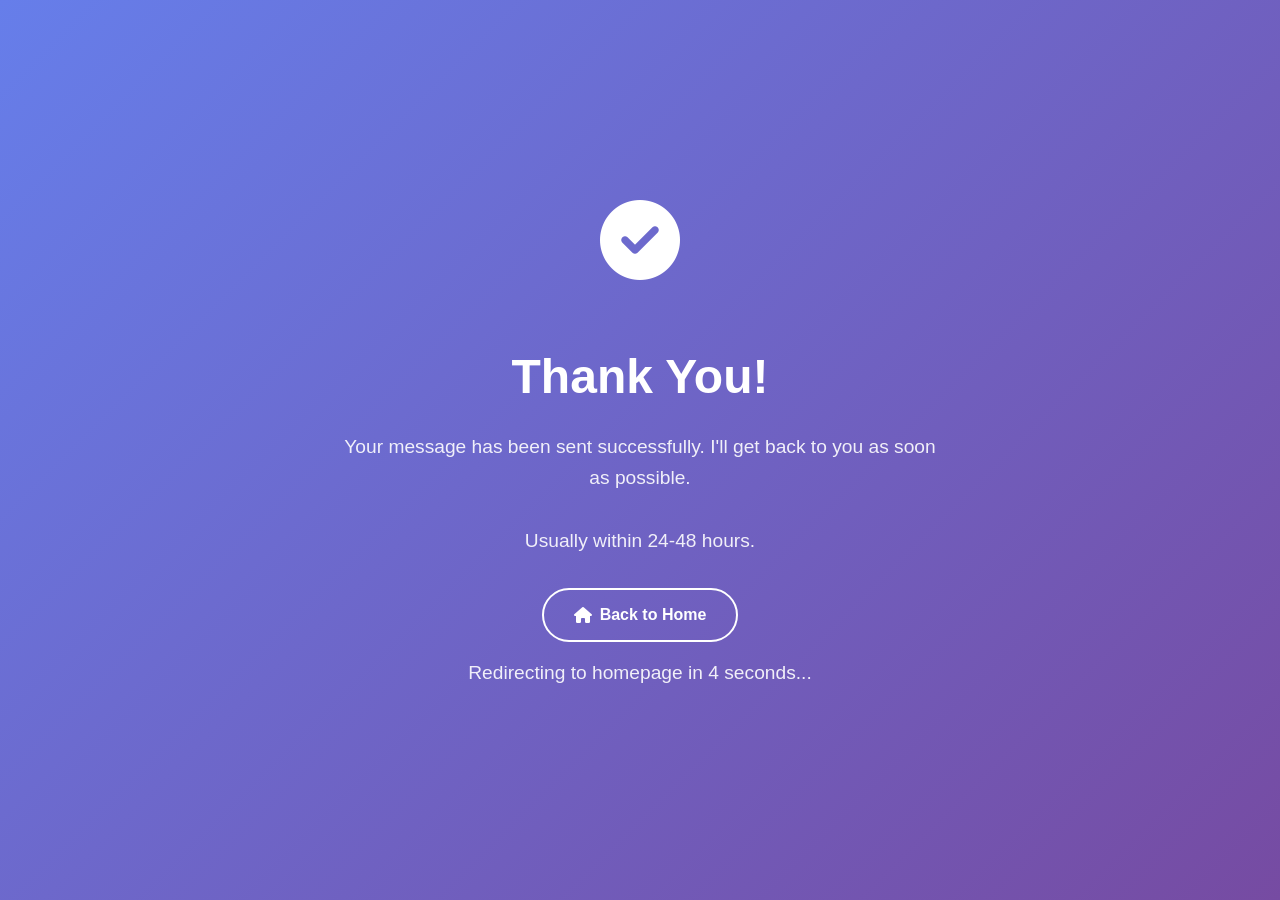
<file: thank-you.html>
<!DOCTYPE html>
<html lang="en">
<head>
    <meta charset="UTF-8">
    <meta name="viewport" content="width=device-width, initial-scale=1.0">
    <title>Thank You | Mohammad Rakibul Hasan RIfat</title>
    <link rel="stylesheet" href="style.css">
    <link rel="stylesheet" href="https://cdnjs.cloudflare.com/ajax/libs/font-awesome/6.4.0/css/all.min.css">
    <style>
        .thank-you-section {
            min-height: 100vh;
            display: flex;
            align-items: center;
            justify-content: center;
            background: linear-gradient(135deg, #667eea 0%, #764ba2 100%);
            color: white;
            text-align: center;
            padding: 2rem;
        }
        .thank-you-content {
            max-width: 600px;
        }
        .success-icon {
            font-size: 5rem;
            margin-bottom: 2rem;
            animation: scaleIn 0.5s ease;
        }
        @keyframes scaleIn {
            from { transform: scale(0); }
            to { transform: scale(1); }
        }
        .thank-you-content h1 {
            font-size: 3rem;
            margin-bottom: 1rem;
        }
        .thank-you-content p {
            font-size: 1.2rem;
            margin-bottom: 2rem;
            opacity: 0.9;
        }
        .countdown {
            font-size: 1rem;
            opacity: 0.8;
            margin-top: 1rem;
        }
    </style>
</head>
<body>
    <section class="thank-you-section">
        <div class="thank-you-content">
            <div class="success-icon">
                <i class="fas fa-check-circle"></i>
            </div>
            <h1>Thank You!</h1>
            <p>Your message has been sent successfully. I'll get back to you as soon as possible.</p>
            <p>Usually within 24-48 hours.</p>
            <a href="index.html" class="btn btn-secondary">
                <i class="fas fa-home"></i> Back to Home
            </a>
            <p class="countdown">Redirecting to homepage in <span id="countdown">5</span> seconds...</p>
        </div>
    </section>

    <script>
        // Countdown and auto-redirect
        let seconds = 5;
        const countdownElement = document.getElementById('countdown');

        const countdown = setInterval(() => {
            seconds--;
            countdownElement.textContent = seconds;

            if (seconds <= 0) {
                clearInterval(countdown);
                window.location.href = 'index.html';
            }
        }, 1000);
    </script>
</body>
</html>
</file>
<file: style.css>
/* Root Variables */
:root {
    --primary-color: #2563eb;
    --secondary-color: #1e40af;
    --accent-color: #3b82f6;
    --text-primary: #1f2937;
    --text-secondary: #6b7280;
    --bg-light: #f9fafb;
    --bg-white: #ffffff;
    --border-color: #e5e7eb;
    --success-color: #10b981;
    --gradient-start: #2563eb;
    --gradient-end: #7c3aed;
    --shadow: rgba(0, 0, 0, 0.1);
    --shadow-lg: rgba(0, 0, 0, 0.15);
}

/* Dark Mode Variables */
[data-theme="dark"] {
    --primary-color: #3b82f6;
    --secondary-color: #60a5fa;
    --accent-color: #93c5fd;
    --text-primary: #f9fafb;
    --text-secondary: #d1d5db;
    --bg-light: #1f2937;
    --bg-white: #111827;
    --border-color: #374151;
    --shadow: rgba(0, 0, 0, 0.3);
    --shadow-lg: rgba(0, 0, 0, 0.5);
}

/* Reset & Base Styles */
* {
    margin: 0;
    padding: 0;
    box-sizing: border-box;
}

html {
    scroll-behavior: smooth;
}

body {
    font-family: 'Segoe UI', Tahoma, Geneva, Verdana, sans-serif;
    color: var(--text-primary);
    line-height: 1.6;
    overflow-x: hidden;
    background: var(--bg-white);
    transition: background-color 0.3s ease, color 0.3s ease;
}

.container {
    max-width: 1200px;
    margin: 0 auto;
    padding: 0 20px;
}

/* Dark Mode Toggle */
.dark-mode-toggle {
    position: fixed;
    bottom: 30px;
    right: 30px;
    width: 60px;
    height: 60px;
    border-radius: 50%;
    background: var(--primary-color);
    color: white;
    border: none;
    cursor: pointer;
    font-size: 1.5rem;
    box-shadow: 0 4px 15px var(--shadow-lg);
    z-index: 999;
    transition: all 0.3s ease;
    display: flex;
    align-items: center;
    justify-content: center;
}

.dark-mode-toggle:hover {
    transform: scale(1.1) rotate(15deg);
    box-shadow: 0 6px 20px var(--shadow-lg);
}

/* Navigation */
.navbar {
    position: fixed;
    top: 0;
    width: 100%;
    background: var(--bg-white);
    backdrop-filter: blur(10px);
    box-shadow: 0 2px 10px var(--shadow);
    z-index: 1000;
    transition: all 0.3s ease;
}

.navbar .container {
    display: flex;
    justify-content: space-between;
    align-items: center;
    padding: 1rem 20px;
}

.logo {
    font-size: 1.5rem;
    font-weight: bold;
    background: linear-gradient(135deg, var(--gradient-start), var(--gradient-end));
    -webkit-background-clip: text;
    -webkit-text-fill-color: transparent;
    background-clip: text;
}

.nav-links {
    display: flex;
    list-style: none;
    gap: 2rem;
}

.nav-links a {
    text-decoration: none;
    color: var(--text-primary);
    font-weight: 500;
    transition: color 0.3s ease;
    position: relative;
}

.nav-links a:hover,
.nav-links a.active {
    color: var(--primary-color);
}

.nav-links a::after {
    content: '';
    position: absolute;
    bottom: -5px;
    left: 0;
    width: 0;
    height: 2px;
    background: var(--primary-color);
    transition: width 0.3s ease;
}

.nav-links a:hover::after,
.nav-links a.active::after {
    width: 100%;
}

.burger {
    display: none;
    cursor: pointer;
}

.burger div {
    width: 25px;
    height: 3px;
    background: var(--text-primary);
    margin: 5px;
    transition: all 0.3s ease;
}

/* Hero Section */
.hero {
    min-height: 100vh;
    display: flex;
    align-items: center;
    justify-content: center;
    background: linear-gradient(135deg, #667eea 0%, #764ba2 100%);
    color: white;
    text-align: center;
    padding: 2rem;
    margin-top: 60px;
}

.hero-content {
    max-width: 800px;
}

.hero-title {
    font-size: 3.5rem;
    margin-bottom: 1rem;
    animation: fadeInUp 1s ease;
}

.hero-subtitle {
    font-size: 1.8rem;
    margin-bottom: 1.5rem;
    height: 60px;
}

.typing-text {
    border-right: 3px solid white;
    padding-right: 5px;
    animation: blink 0.7s infinite;
}

@keyframes blink {
    50% { border-color: transparent; }
}

.hero-description {
    font-size: 1.2rem;
    margin-bottom: 2rem;
    opacity: 0.9;
    animation: fadeInUp 1s ease 0.3s backwards;
}

.hero-buttons {
    display: flex;
    gap: 1rem;
    justify-content: center;
    margin-bottom: 2rem;
    animation: fadeInUp 1s ease 0.5s backwards;
    flex-wrap: wrap;
}

.btn {
    padding: 12px 30px;
    border-radius: 50px;
    text-decoration: none;
    font-weight: 600;
    transition: all 0.3s ease;
    display: inline-flex;
    align-items: center;
    gap: 0.5rem;
}

.btn-primary {
    background: white;
    color: var(--primary-color);
    border: 2px solid white;
}

.btn-primary:hover {
    transform: translateY(-3px);
    box-shadow: 0 10px 25px rgba(0, 0, 0, 0.2);
}

.btn-secondary {
    background: transparent;
    color: white;
    border: 2px solid white;
}

.btn-secondary:hover {
    background: white;
    color: var(--primary-color);
}

.social-links {
    display: flex;
    gap: 1.5rem;
    justify-content: center;
    animation: fadeInUp 1s ease 0.7s backwards;
}

.social-links a {
    color: white;
    font-size: 1.8rem;
    transition: all 0.3s ease;
}

.social-links a:hover {
    transform: translateY(-5px) scale(1.1);
}

@keyframes fadeInUp {
    from {
        opacity: 0;
        transform: translateY(30px);
    }
    to {
        opacity: 1;
        transform: translateY(0);
    }
}

/* Section Styles */
section {
    padding: 80px 0;
}

.section-title {
    font-size: 2.5rem;
    text-align: center;
    margin-bottom: 3rem;
    position: relative;
    color: var(--text-primary);
}

.section-title::after {
    content: '';
    position: absolute;
    bottom: -10px;
    left: 50%;
    transform: translateX(-50%);
    width: 100px;
    height: 4px;
    background: linear-gradient(90deg, var(--gradient-start), var(--gradient-end));
    border-radius: 2px;
}

/* About Section */
.about {
    background: var(--bg-light);
}

.about-content {
    display: grid;
    grid-template-columns: 1fr 1fr;
    gap: 3rem;
    align-items: start;
}

.about-text p {
    margin-bottom: 1.5rem;
    font-size: 1.1rem;
    color: var(--text-secondary);
}

.highlights {
    display: grid;
    gap: 1.5rem;
    margin-top: 2rem;
}

.highlight-item {
    display: flex;
    align-items: center;
    gap: 1rem;
    background: var(--bg-white);
    padding: 1.5rem;
    border-radius: 10px;
    box-shadow: 0 4px 6px var(--shadow);
    transition: transform 0.3s ease;
}

.highlight-item:hover {
    transform: translateX(10px);
}

.highlight-item i {
    font-size: 2.5rem;
    color: var(--primary-color);
}

.highlight-item h3 {
    font-size: 1.2rem;
    margin-bottom: 0.3rem;
    color: var(--text-primary);
}

.highlight-item p {
    color: var(--text-secondary);
    margin: 0;
}

.skills-section h3 {
    font-size: 1.8rem;
    margin-bottom: 2rem;
    color: var(--text-primary);
}

.skills-grid {
    display: grid;
    gap: 1.5rem;
}

.skill-category {
    background: var(--bg-white);
    padding: 1.5rem;
    border-radius: 10px;
    box-shadow: 0 4px 6px var(--shadow);
}

.skill-category h4 {
    font-size: 1.2rem;
    margin-bottom: 1rem;
    color: var(--primary-color);
}

.skill-category h4 i {
    margin-right: 0.5rem;
}

.skill-category ul {
    list-style: none;
}

.skill-category li {
    padding: 0.5rem 0;
    color: var(--text-secondary);
    position: relative;
    padding-left: 1.5rem;
}

.skill-category li::before {
    content: '▹';
    position: absolute;
    left: 0;
    color: var(--primary-color);
    font-size: 1.2rem;
}

/* Experience Section */
.experience {
    background: var(--bg-white);
}

.timeline {
    position: relative;
    max-width: 900px;
    margin: 0 auto;
}

.timeline::before {
    content: '';
    position: absolute;
    left: 20px;
    top: 0;
    bottom: 0;
    width: 2px;
    background: var(--primary-color);
}

.timeline-item {
    position: relative;
    padding-left: 60px;
    margin-bottom: 3rem;
}

.timeline-marker {
    position: absolute;
    left: 11px;
    top: 0;
    width: 20px;
    height: 20px;
    border-radius: 50%;
    background: var(--primary-color);
    border: 4px solid var(--bg-white);
    box-shadow: 0 0 0 4px var(--primary-color);
}

.timeline-content {
    background: var(--bg-light);
    padding: 2rem;
    border-radius: 10px;
    box-shadow: 0 4px 6px var(--shadow);
    transition: transform 0.3s ease;
}

.timeline-content:hover {
    transform: translateX(10px);
}

.timeline-date {
    color: var(--primary-color);
    font-weight: 600;
    font-size: 0.9rem;
}

.timeline-content h3 {
    font-size: 1.3rem;
    margin: 0.5rem 0;
    color: var(--text-primary);
}

.timeline-content h4 {
    color: var(--text-secondary);
    font-weight: 500;
    margin-bottom: 1rem;
}

.timeline-content ul {
    list-style: none;
}

.timeline-content li {
    padding: 0.5rem 0;
    color: var(--text-secondary);
    position: relative;
    padding-left: 1.5rem;
}

.timeline-content li::before {
    content: '✓';
    position: absolute;
    left: 0;
    color: var(--success-color);
    font-weight: bold;
}

/* Projects Section */
.projects {
    background: var(--bg-light);
}

.projects-grid {
    display: grid;
    grid-template-columns: repeat(auto-fit, minmax(300px, 1fr));
    gap: 2rem;
}

.project-card {
    background: var(--bg-white);
    padding: 2rem;
    border-radius: 15px;
    box-shadow: 0 4px 6px var(--shadow);
    transition: all 0.3s ease;
    position: relative;
}

.project-card:hover {
    transform: translateY(-10px);
    box-shadow: 0 10px 30px var(--shadow-lg);
}

.project-card.featured {
    border: 2px solid var(--primary-color);
}

.badge {
    position: absolute;
    top: 15px;
    right: 15px;
    background: var(--success-color);
    color: white;
    padding: 0.3rem 0.8rem;
    border-radius: 20px;
    font-size: 0.8rem;
    font-weight: 600;
}

.project-icon {
    font-size: 3rem;
    color: var(--primary-color);
    margin-bottom: 1rem;
}

.project-card h3 {
    font-size: 1.4rem;
    margin-bottom: 1rem;
    color: var(--text-primary);
}

.project-card p {
    color: var(--text-secondary);
    margin-bottom: 1.5rem;
}

.project-tech {
    display: flex;
    flex-wrap: wrap;
    gap: 0.5rem;
    margin-bottom: 1.5rem;
}

.project-tech span {
    background: var(--bg-light);
    padding: 0.3rem 0.8rem;
    border-radius: 20px;
    font-size: 0.85rem;
    color: var(--primary-color);
    font-weight: 500;
}

.project-links {
    display: flex;
    gap: 1rem;
}

.project-link {
    text-decoration: none;
    color: var(--primary-color);
    font-weight: 600;
    transition: color 0.3s ease;
}

.project-link:hover {
    color: var(--secondary-color);
}

/* Certifications Section */
.certifications {
    background: var(--bg-white);
}

.certifications-grid {
    display: grid;
    grid-template-columns: repeat(auto-fit, minmax(280px, 1fr));
    gap: 2rem;
}

.cert-card {
    background: var(--bg-light);
    padding: 2rem;
    border-radius: 15px;
    box-shadow: 0 4px 6px var(--shadow);
    transition: all 0.3s ease;
    text-align: center;
}

.cert-card:hover {
    transform: translateY(-10px);
    box-shadow: 0 10px 30px var(--shadow-lg);
}

.cert-icon {
    font-size: 3rem;
    color: var(--primary-color);
    margin-bottom: 1rem;
}

.cert-card h3 {
    font-size: 1.2rem;
    margin-bottom: 0.8rem;
    color: var(--text-primary);
}

.cert-issuer {
    color: var(--text-secondary);
    font-weight: 600;
    margin-bottom: 0.5rem;
}

.cert-date {
    color: var(--text-secondary);
    font-size: 0.9rem;
    margin-bottom: 1rem;
}

.cert-link {
    display: inline-block;
    color: var(--primary-color);
    text-decoration: none;
    font-weight: 600;
    padding: 0.5rem 1.5rem;
    border: 2px solid var(--primary-color);
    border-radius: 25px;
    transition: all 0.3s ease;
}

.cert-link:hover {
    background: var(--primary-color);
    color: white;
}

/* Publications Section */
.publications {
    background: var(--bg-light);
}

.publications-list {
    max-width: 900px;
    margin: 0 auto;
}

.publication-item {
    display: flex;
    gap: 2rem;
    background: var(--bg-white);
    padding: 2rem;
    border-radius: 10px;
    margin-bottom: 2rem;
    transition: transform 0.3s ease;
    box-shadow: 0 4px 6px var(--shadow);
}

.publication-item:hover {
    transform: translateX(10px);
}

.publication-icon {
    font-size: 2.5rem;
    color: var(--primary-color);
}

.publication-content h3 {
    font-size: 1.2rem;
    margin-bottom: 0.5rem;
    color: var(--text-primary);
}

.publication-venue {
    color: var(--text-secondary);
    font-weight: 600;
    margin-bottom: 0.3rem;
}

.publication-date {
    color: var(--text-secondary);
    font-size: 0.9rem;
    margin-bottom: 1rem;
}

.publication-links {
    display: flex;
    gap: 1.5rem;
}

.publication-links a {
    text-decoration: none;
    color: var(--primary-color);
    font-weight: 500;
    transition: color 0.3s ease;
}

.publication-links a:hover {
    color: var(--secondary-color);
}

/* Testimonials Section */
.testimonials {
    background: var(--bg-white);
}

.testimonials-grid {
    display: grid;
    grid-template-columns: repeat(auto-fit, minmax(300px, 1fr));
    gap: 2rem;
}

.testimonial-card {
    background: var(--bg-light);
    padding: 2rem;
    border-radius: 15px;
    box-shadow: 0 4px 6px var(--shadow);
    transition: all 0.3s ease;
}

.testimonial-card:hover {
    transform: translateY(-10px);
    box-shadow: 0 10px 30px var(--shadow-lg);
}

.testimonial-icon {
    font-size: 2.5rem;
    color: var(--primary-color);
    margin-bottom: 1rem;
}

.testimonial-text {
    font-size: 1rem;
    color: var(--text-secondary);
    line-height: 1.8;
    margin-bottom: 1.5rem;
    font-style: italic;
}

.testimonial-author {
    display: flex;
    align-items: center;
    gap: 1rem;
}

.author-info h4 {
    font-size: 1.1rem;
    margin-bottom: 0.3rem;
    color: var(--text-primary);
}

.author-info p {
    color: var(--text-secondary);
    font-size: 0.9rem;
}

/* Blog Section */
.blog {
    background: var(--bg-light);
}

.blog-grid {
    display: grid;
    grid-template-columns: repeat(auto-fit, minmax(280px, 1fr));
    gap: 2rem;
    margin-bottom: 3rem;
}

.blog-card {
    background: var(--bg-white);
    border-radius: 15px;
    overflow: hidden;
    box-shadow: 0 4px 6px var(--shadow);
    transition: all 0.3s ease;
}

.blog-card:hover {
    transform: translateY(-10px);
    box-shadow: 0 10px 30px var(--shadow-lg);
}

.blog-image {
    height: 200px;
    background: linear-gradient(135deg, var(--gradient-start), var(--gradient-end));
    position: relative;
}

.blog-category {
    position: absolute;
    top: 15px;
    right: 15px;
    background: white;
    color: var(--primary-color);
    padding: 0.3rem 1rem;
    border-radius: 20px;
    font-size: 0.85rem;
    font-weight: 600;
}

.blog-content {
    padding: 1.5rem;
}

.blog-date {
    color: var(--text-secondary);
    font-size: 0.9rem;
    display: block;
    margin-bottom: 0.8rem;
}

.blog-date i {
    margin-right: 0.5rem;
}

.blog-content h3 {
    font-size: 1.3rem;
    margin-bottom: 1rem;
    color: var(--text-primary);
}

.blog-content p {
    color: var(--text-secondary);
    margin-bottom: 1rem;
    line-height: 1.7;
}

.blog-link {
    color: var(--primary-color);
    text-decoration: none;
    font-weight: 600;
    display: inline-flex;
    align-items: center;
    gap: 0.5rem;
    transition: gap 0.3s ease;
}

.blog-link:hover {
    gap: 1rem;
}

.blog-cta {
    text-align: center;
}

/* Contact Section */
.contact {
    background: var(--bg-white);
}

.contact-content {
    display: grid;
    grid-template-columns: 1fr 1fr;
    gap: 3rem;
    max-width: 1000px;
    margin: 0 auto;
}

.contact-info {
    display: flex;
    flex-direction: column;
    gap: 2rem;
}

.contact-item {
    display: flex;
    gap: 1.5rem;
    align-items: start;
}

.contact-item i {
    font-size: 2rem;
    color: var(--primary-color);
    margin-top: 0.5rem;
}

.contact-item h3 {
    font-size: 1.2rem;
    margin-bottom: 0.5rem;
    color: var(--text-primary);
}

.contact-item a,
.contact-item p {
    color: var(--text-secondary);
    text-decoration: none;
    transition: color 0.3s ease;
}

.contact-item a:hover {
    color: var(--primary-color);
}

.contact-social {
    display: flex;
    gap: 1.5rem;
    margin-top: 1rem;
}

.contact-social a {
    color: var(--primary-color);
    font-size: 2rem;
    transition: all 0.3s ease;
}

.contact-social a:hover {
    transform: translateY(-5px);
    color: var(--secondary-color);
}

.contact-form {
    background: var(--bg-light);
    padding: 2rem;
    border-radius: 15px;
    box-shadow: 0 4px 6px var(--shadow);
}

.form-group {
    margin-bottom: 1.5rem;
}

.form-group input,
.form-group textarea {
    width: 100%;
    padding: 1rem;
    border: 1px solid var(--border-color);
    border-radius: 8px;
    font-family: inherit;
    font-size: 1rem;
    transition: border-color 0.3s ease;
    background: var(--bg-white);
    color: var(--text-primary);
}

.form-group input:focus,
.form-group textarea:focus {
    outline: none;
    border-color: var(--primary-color);
}

.form-group textarea {
    resize: vertical;
}

.form-message {
    padding: 1rem;
    border-radius: 8px;
    margin-top: 1rem;
    display: flex;
    align-items: center;
    gap: 0.5rem;
}

.form-message.success {
    background: #d1fae5;
    color: #065f46;
    border: 1px solid #10b981;
}

.form-message i {
    font-size: 1.2rem;
}

/* Footer */
.footer {
    background: var(--text-primary);
    color: white;
    text-align: center;
    padding: 2rem 0;
}

.footer p {
    margin: 0.5rem 0;
}

.footer-links {
    display: flex;
    gap: 2rem;
    justify-content: center;
    margin-top: 1rem;
}

.footer-links a {
    color: white;
    text-decoration: none;
    transition: color 0.3s ease;
}

.footer-links a:hover {
    color: var(--primary-color);
}

/* Responsive Design */
@media (max-width: 768px) {
    .burger {
        display: block;
    }

    .nav-links {
        position: fixed;
        right: -100%;
        top: 60px;
        flex-direction: column;
        background: var(--bg-white);
        width: 100%;
        text-align: center;
        transition: 0.3s;
        box-shadow: 0 10px 27px var(--shadow);
        padding: 2rem 0;
        gap: 1rem;
    }

    .nav-links.active {
        right: 0;
    }

    .hero-title {
        font-size: 2.5rem;
    }

    .hero-subtitle {
        font-size: 1.3rem;
    }

    .hero-buttons {
        flex-direction: column;
    }

    .about-content,
    .contact-content {
        grid-template-columns: 1fr;
    }

    .projects-grid,
    .certifications-grid,
    .blog-grid {
        grid-template-columns: 1fr;
    }

    .timeline::before {
        left: 10px;
    }

    .timeline-item {
        padding-left: 50px;
    }

    .timeline-marker {
        left: 1px;
    }

    .dark-mode-toggle {
        width: 50px;
        height: 50px;
        bottom: 20px;
        right: 20px;
    }

    .testimonials-grid {
        grid-template-columns: 1fr;
    }

    .footer-links {
        flex-wrap: wrap;
        gap: 1rem;
    }
}

@media (max-width: 480px) {
    .hero-title {
        font-size: 2rem;
    }

    .section-title {
        font-size: 2rem;
    }

    .publication-item {
        flex-direction: column;
        gap: 1rem;
    }
}
</file>
